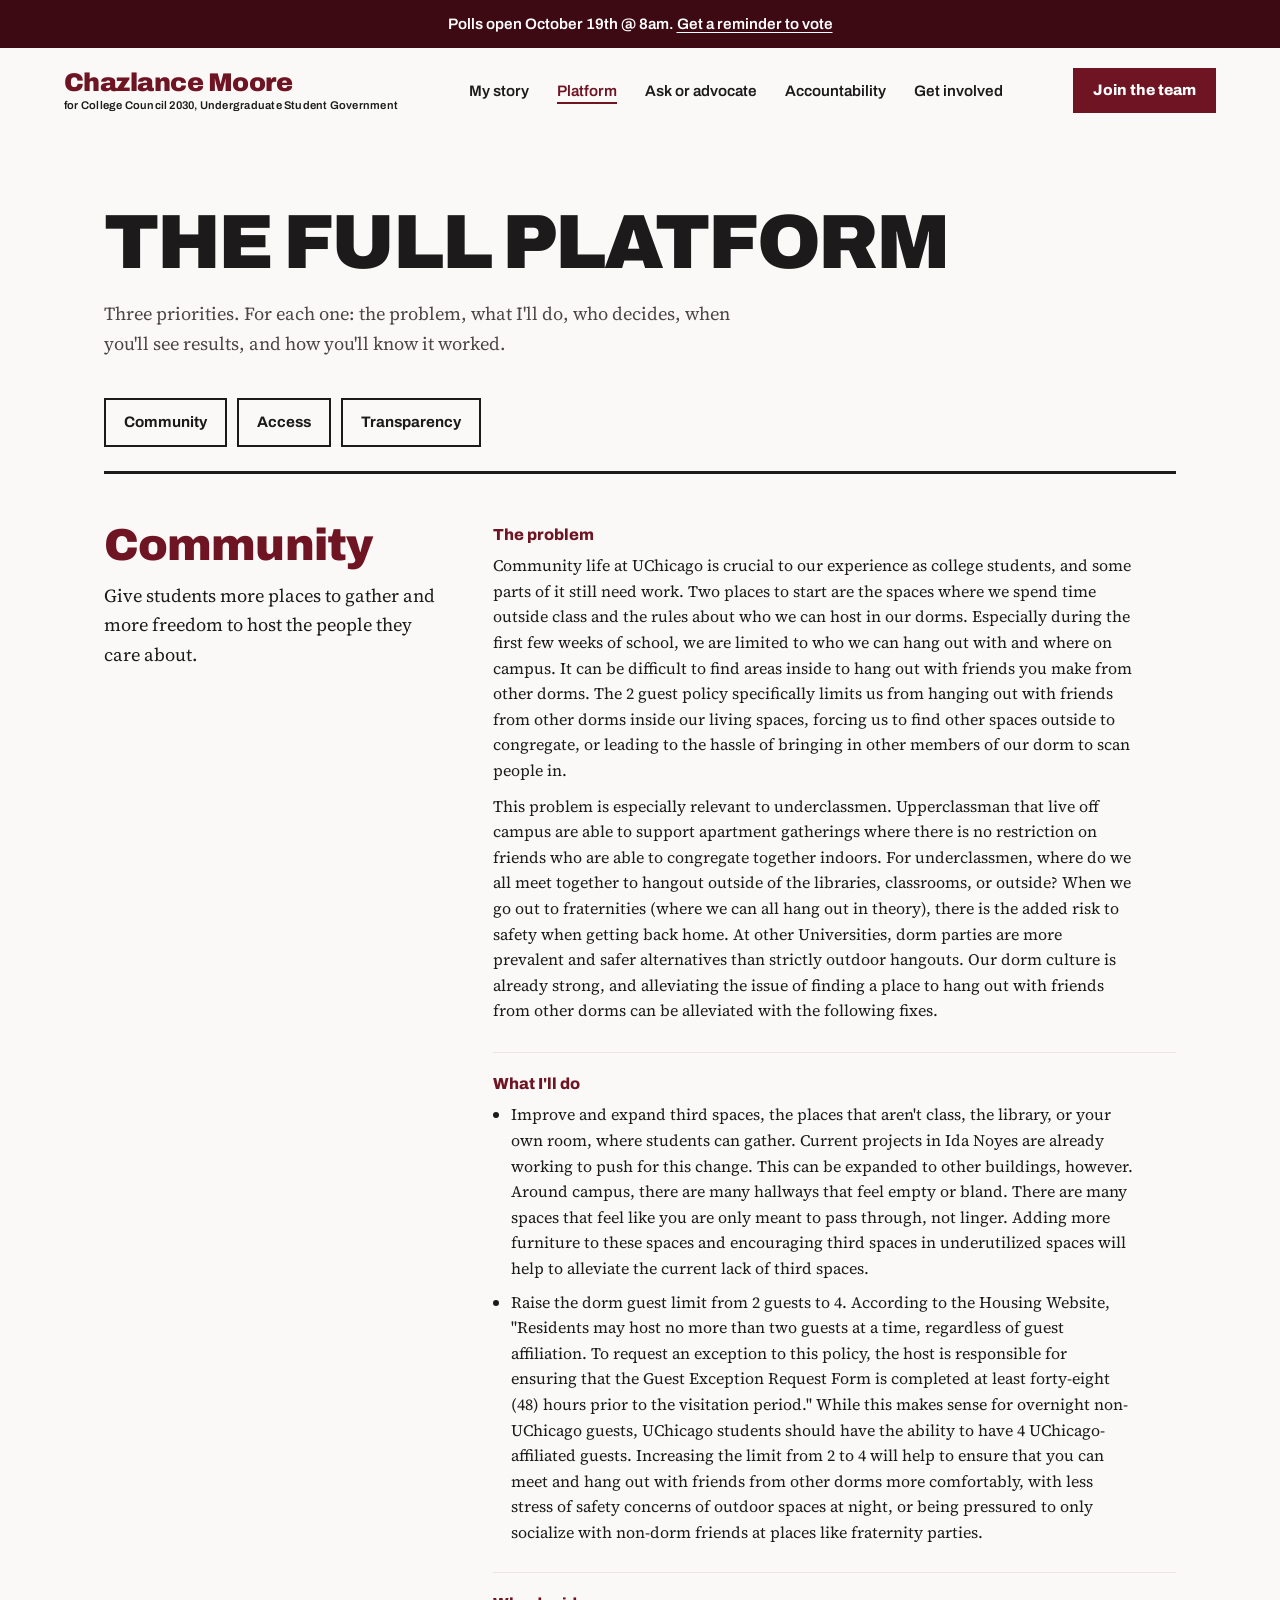
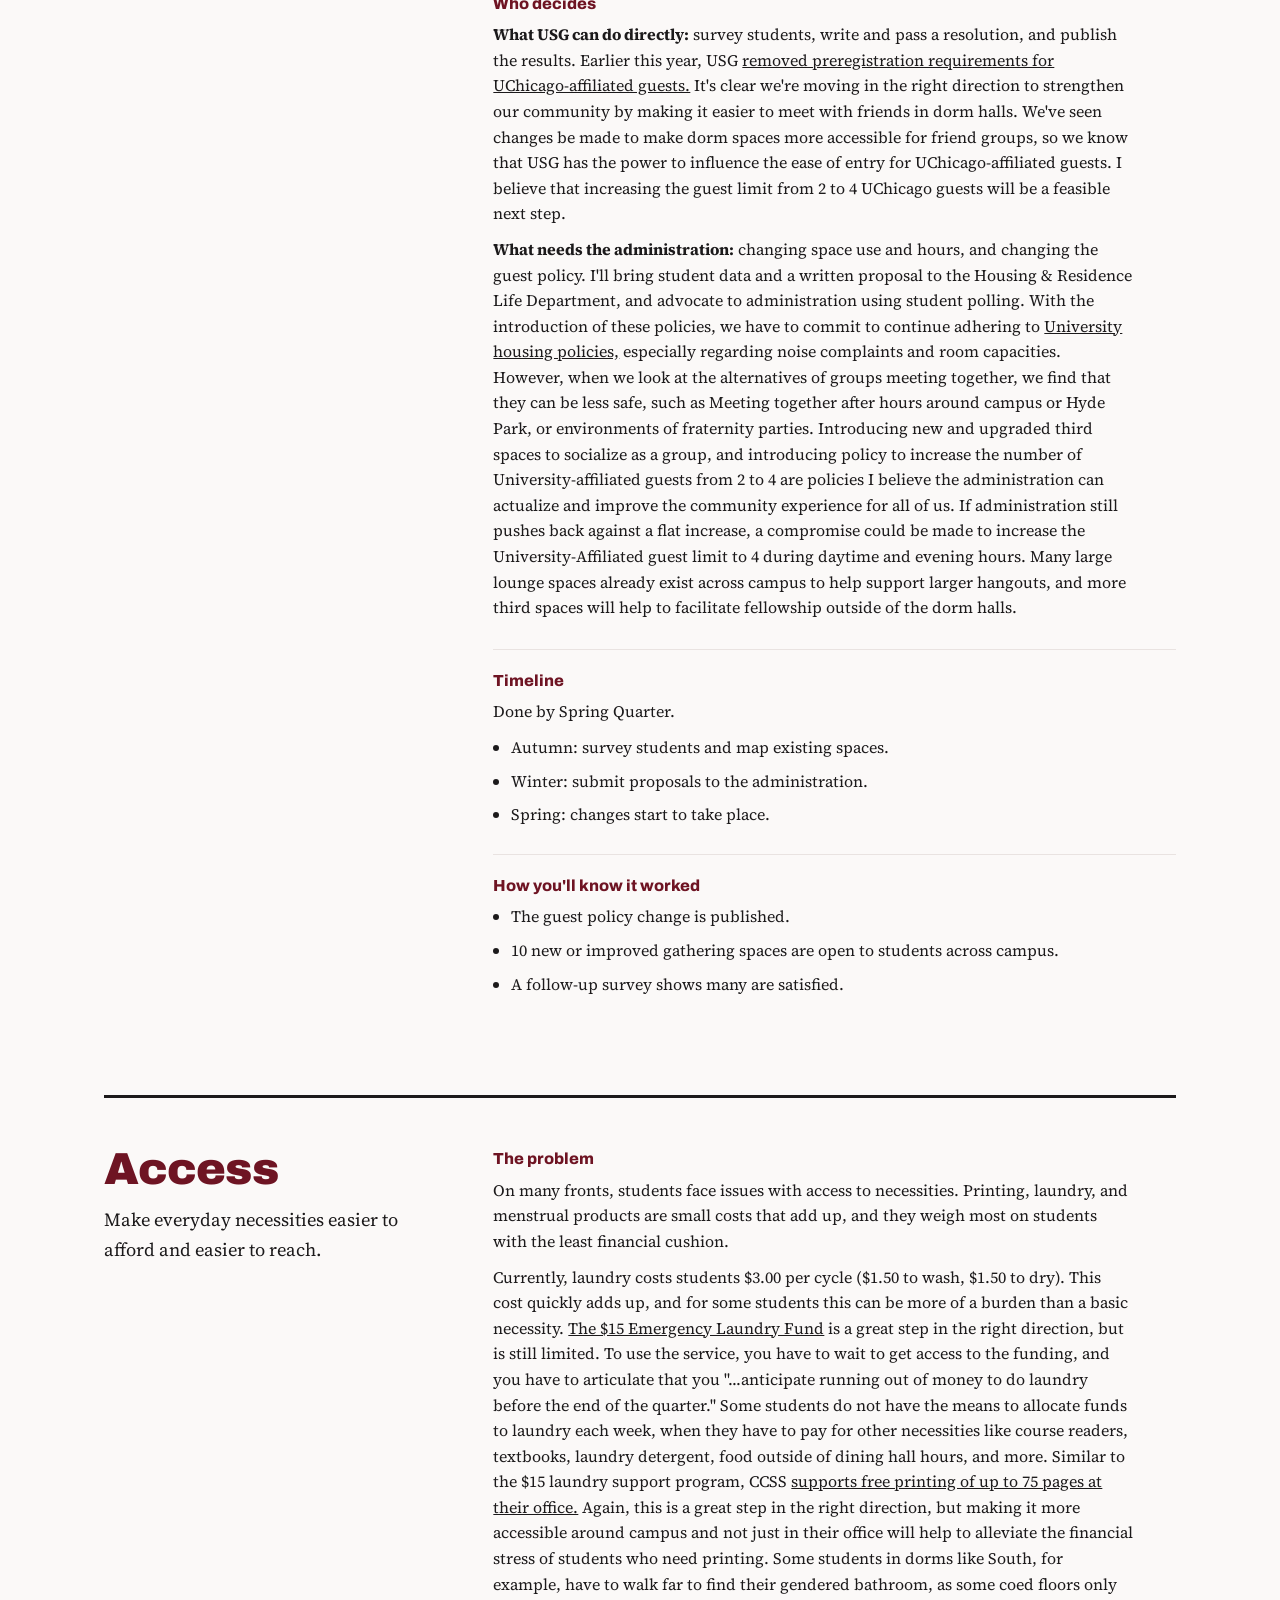
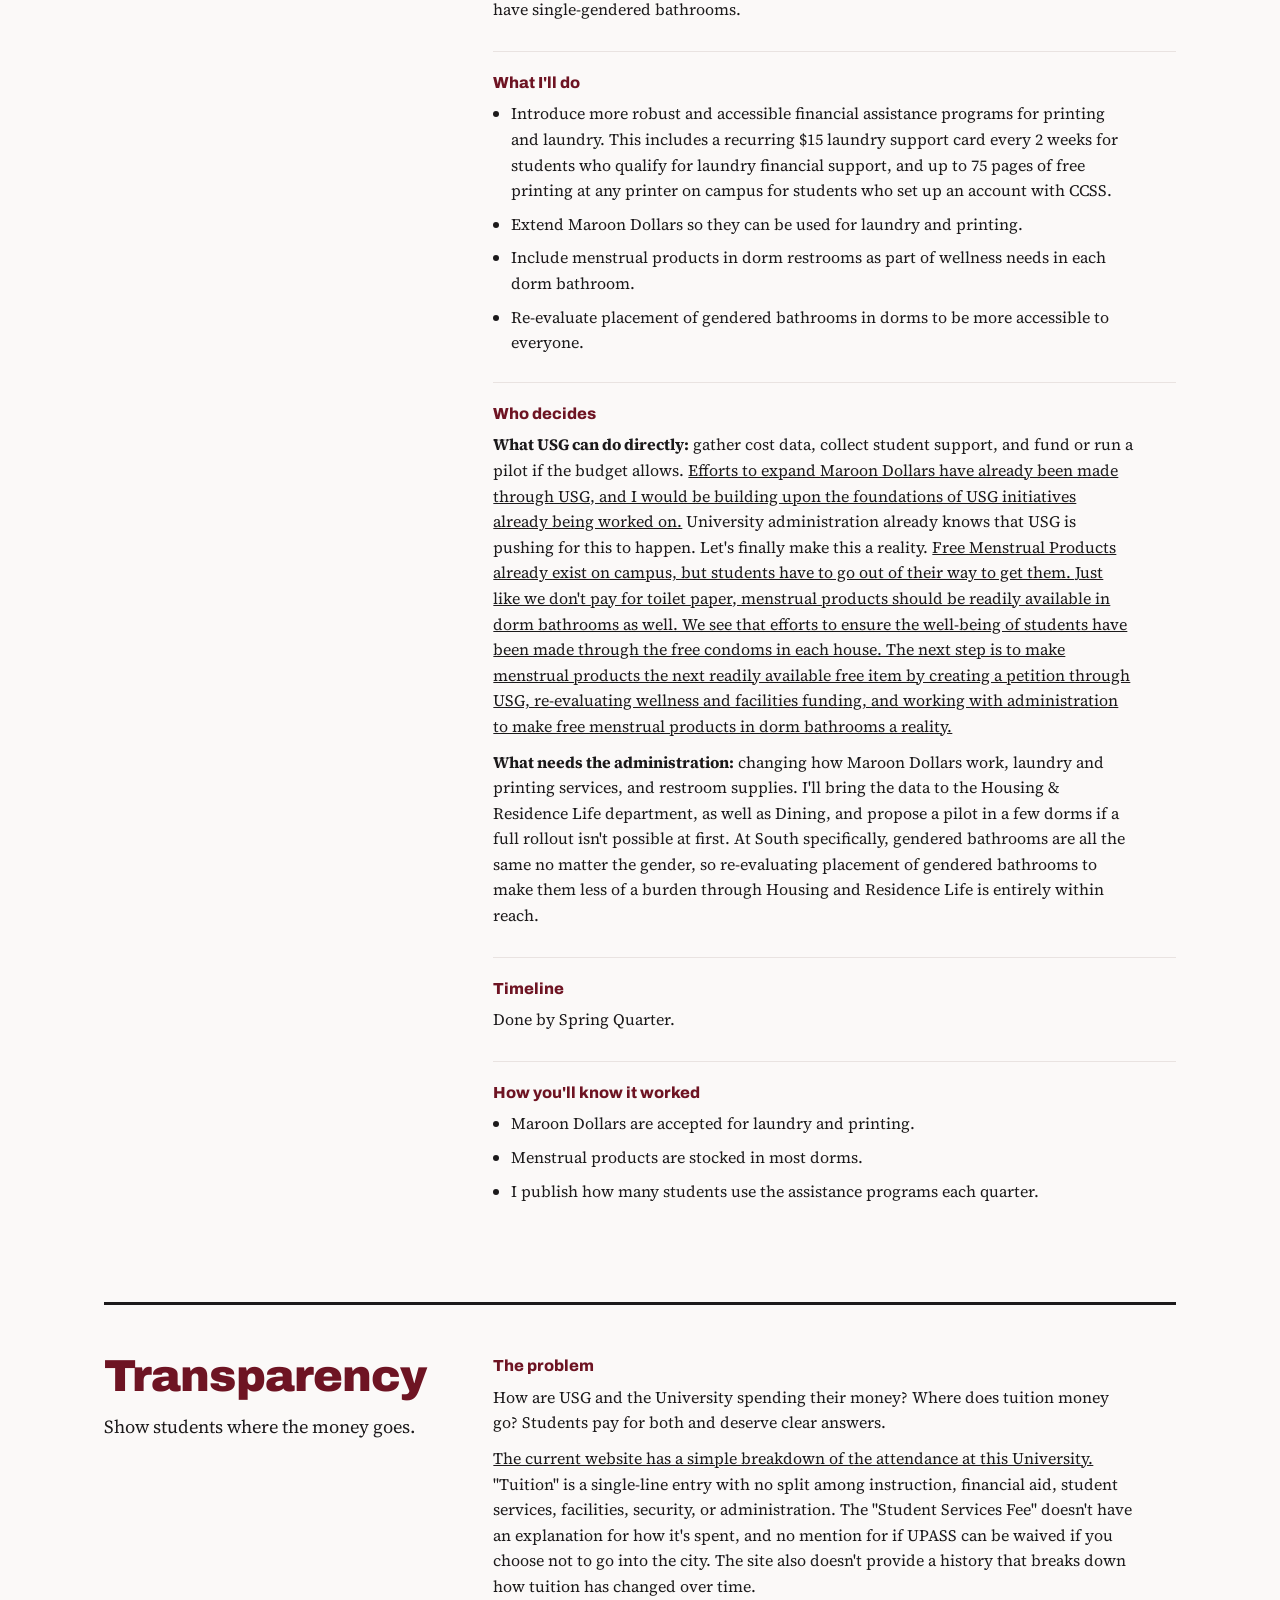
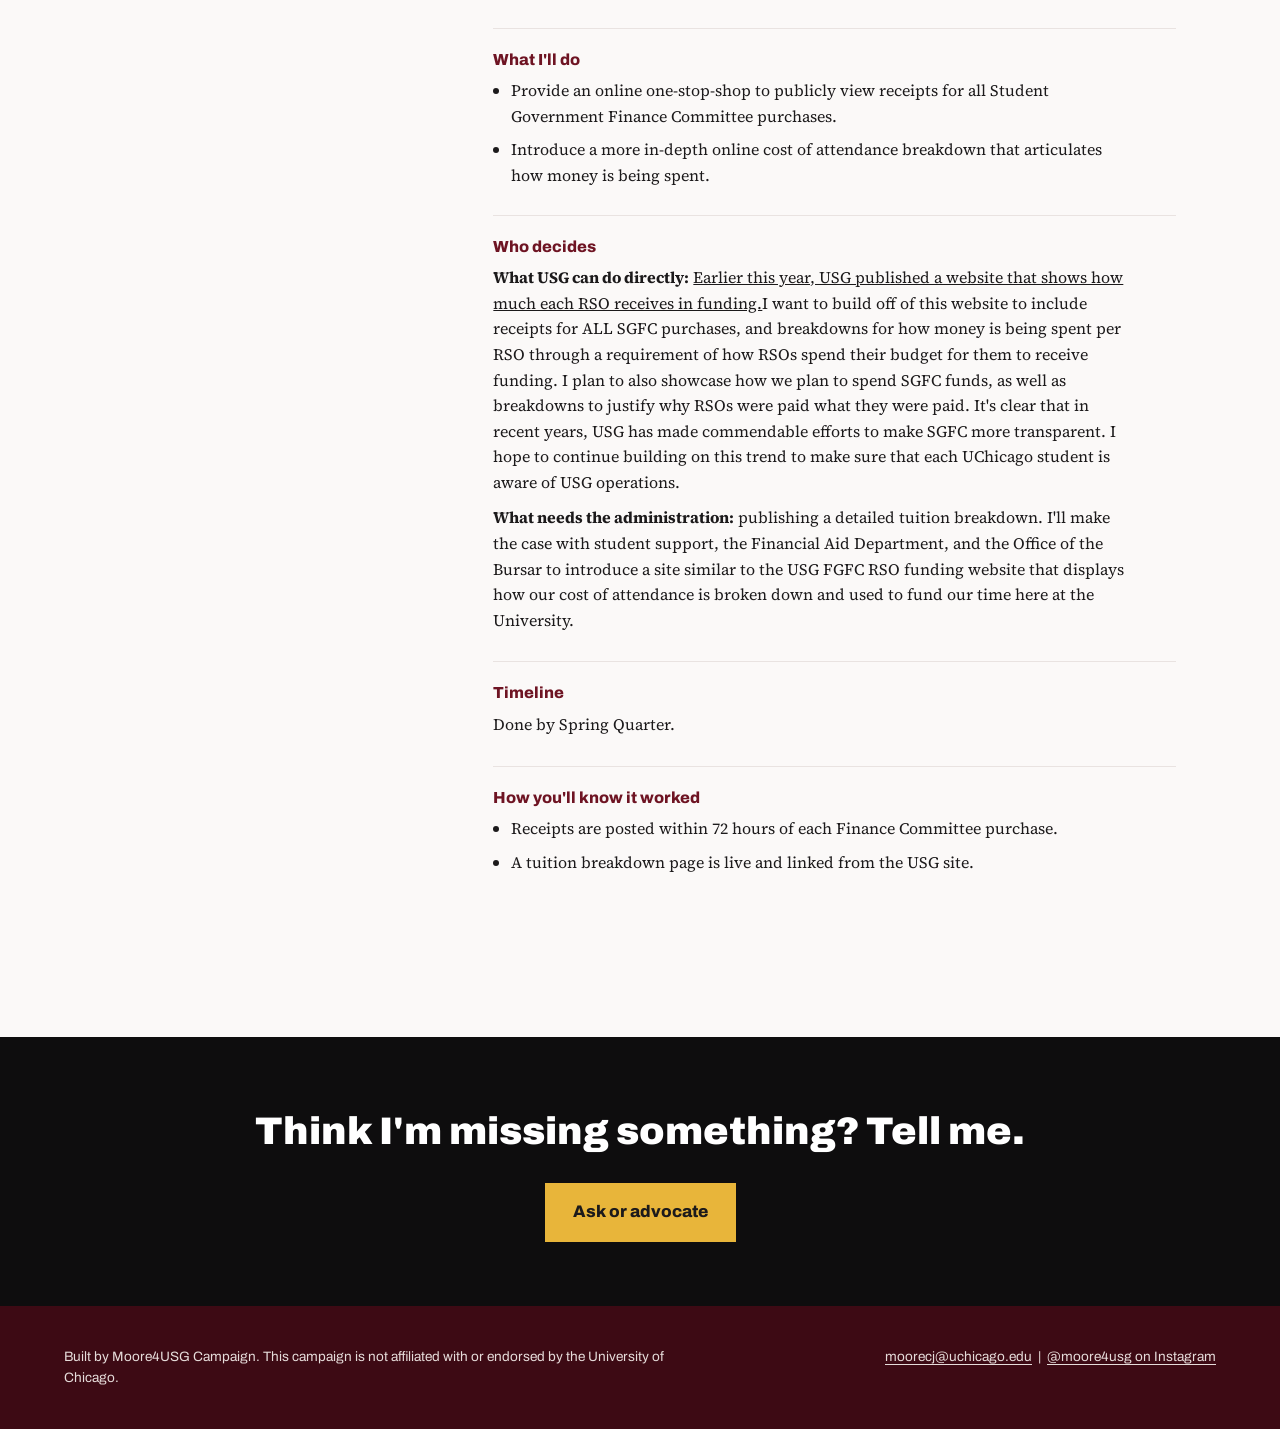
<file: platform.html>
<!DOCTYPE html>
<html lang="en">
<head>
<meta charset="UTF-8">
<meta name="viewport" content="width=device-width, initial-scale=1">
<title>Platform | Chazlance Moore for Undergraduate Student Government</title>
<link rel="preconnect" href="https://fonts.googleapis.com">
<link rel="preconnect" href="https://fonts.gstatic.com" crossorigin>
<link href="https://fonts.googleapis.com/css2?family=Archivo:wght@400;600;800;900&family=Source+Serif+4:opsz,wght@8..60,400;8..60,600&display=swap" rel="stylesheet">
<link rel="stylesheet" href="styles.css">
</head>
<body>

<div class="notice">
  Polls open October 19th @ 8am. <a href="index.html#join">Get a reminder to vote</a>
</div>

<header class="nav">
  <a class="brand" href="index.html">Chazlance Moore<small>for College Council 2030, Undergraduate Student Government</small></a>
  <nav aria-label="Main">
    <ul>
      <li><a href="story.html">My story</a></li>
      <li><a href="platform.html" aria-current="page">Platform</a></li>
      <li><a href="index.html#voice">Ask or advocate</a></li>
      <li><a href="index.html#accountability">Accountability</a></li>
      <li><a href="index.html#join">Get involved</a></li>
    </ul>
  </nav>
  <a class="nav-cta" href="index.html#join">Join the team</a>
</header>

<main>
  <section class="page-intro">
    <h1>The full platform</h1>
    <p>Three priorities. For each one: the problem, what I'll do, who decides, when you'll see results, and how you'll know it worked.</p>
  </section>

  <nav class="jump" aria-label="Jump to a priority">
    <a href="#community">Community</a>
    <a href="#access">Access</a>
    <a href="#transparency">Transparency</a>
  </nav>

  <div class="policies">

    <!-- ===== COMMUNITY ===== -->
    <section class="policy" id="community">
      <div class="policy-head">
        <h2>Community</h2>
        <p class="goal">Give students more places to gather and more freedom to host the people they care about.</p>
      </div>
      <dl class="policy-body">
        <div>
          <dt>The problem</dt>
          <dd>
            <p>Community life at UChicago is crucial to our experience as college students, and some parts of it still need work. Two places to start are the spaces where we spend time outside class and the rules about who we can host in our dorms. Especially during the first few weeks of school, we are limited to who we can hang out with and where on campus. It can be difficult to find areas inside to hang out with friends you make from other dorms. The 2 guest policy specifically limits us from hanging out with friends from other dorms inside our living spaces, forcing us to find other spaces outside to congregate, or leading to the hassle of bringing in other members of our dorm to scan people in.</p>
            <p>This problem is especially relevant to underclassmen. Upperclassman that live off campus are able to support apartment gatherings where there is no restriction on friends who are able to congregate together indoors. For underclassmen, where do we all meet together to hangout outside of the libraries, classrooms, or outside? When we go out to fraternities (where we can all hang out in theory), there is the added risk to safety when getting back home. At other Universities, dorm parties are more prevalent and safer alternatives than strictly outdoor hangouts. Our dorm culture is already strong, and alleviating the issue of finding a place to hang out with friends from other dorms can be alleviated with the following fixes.</p>
          </dd>
        </div>
        <div>
          <dt>What I'll do</dt>
          <dd>
            <ul>
              <li>Improve and expand third spaces, the places that aren't class, the library, or your own room, where students can gather. Current projects in Ida Noyes are already working to push for this change. This can be expanded to other buildings, however. Around campus, there are many hallways that feel empty or bland. There are many spaces that feel like you are only meant to pass through, not linger. Adding more furniture to these spaces and encouraging third spaces in underutilized spaces will help to alleviate the current lack of third spaces.</li>
              <li>Raise the dorm guest limit from 2 guests to 4. According to the Housing Website, "Residents may host no more than two guests at a time, regardless of guest affiliation. To request an exception to this policy, the host is responsible for ensuring that the Guest Exception Request Form is completed at least forty-eight (48) hours prior to the visitation period." While this makes sense for overnight non-UChicago guests, UChicago students should have the ability to have 4 UChicago-affiliated guests. Increasing the limit from 2 to 4 will help to ensure that you can meet and hang out with friends from other dorms more comfortably, with less stress of safety concerns of outdoor spaces at night, or being pressured to only socialize with non-dorm friends at places like fraternity parties.</li>
            </ul>
          </dd>
        </div>
        <div>
          <dt>Who decides</dt>
          <dd>
            <p><strong>What USG can do directly:</strong> survey students, write and pass a resolution, and publish the results. Earlier this year, USG <a href="https://chicagomaroon.com/51131/news/dorms-to-stop-requiring-preregistration-for-uchicago-affiliated-guests/"> removed preregistration requirements for UChicago-affiliated guests.</a> It's clear we're moving in the right direction to strengthen our community by making it easier to meet with friends in dorm halls. We've seen changes be made to make dorm spaces more accessible for friend groups, so we know that USG has the power to influence the ease of entry for UChicago-affiliated guests. I believe that increasing the guest limit from 2 to 4 UChicago guests will be a feasible next step.</p>
            <p><strong>What needs the administration:</strong> changing space use and hours, and changing the guest policy. I'll bring student data and a written proposal to the Housing & Residence Life Department, and advocate to administration using student polling. With the introduction of these policies, we have to commit to continue adhering to <a href="https://housing.uchicago.edu/residence-life/care-and-community-standards/i">University housing policies,</a> especially regarding noise complaints and room capacities. However, when we look at the alternatives of groups meeting together, we find that they can be less safe, such as Meeting together after hours around campus or Hyde Park, or environments of fraternity parties. Introducing new and upgraded third spaces to socialize as a group, and introducing policy to increase the number of University-affiliated guests from 2 to 4 are policies I believe the administration can actualize and improve the community experience for all of us. If administration still pushes back against a flat increase, a compromise could be made to increase the University-Affiliated guest limit to 4 during daytime and evening hours. Many large lounge spaces already exist across campus to help support larger hangouts, and more third spaces will help to facilitate fellowship outside of the dorm halls.</p>
          </dd>
        </div>
        <div>
          <dt>Timeline</dt>
          <dd>
            <p>Done by Spring Quarter.</p>
            <ul>
              <li>Autumn: survey students and map existing spaces.</li>
              <li>Winter: submit proposals to the administration.</li>
              <li>Spring: changes start to take place.</li>
            </ul>
          </dd>
        </div>
        <div>
          <dt>How you'll know it worked</dt>
          <dd>
            <ul>
              <li>The guest policy change is published.</li>
              <li>10 new or improved gathering spaces are open to students across campus.</li>
              <li>A follow-up survey shows many are satisfied.</li>
            </ul>
          </dd>
        </div>
      </dl>
    </section>

    <!-- ===== ACCESS ===== -->
    <section class="policy" id="access">
      <div class="policy-head">
        <h2>Access</h2>
        <p class="goal">Make everyday necessities easier to afford and easier to reach.</p>
      </div>
      <dl class="policy-body">
        <div>
          <dt>The problem</dt>
          <dd>
            <p>On many fronts, students face issues with access to necessities. Printing, laundry, and menstrual products are small costs that add up, and they weigh most on students with the least financial cushion.</p>
            <p>Currently, laundry costs students $3.00 per cycle ($1.50 to wash, $1.50 to dry). This cost quickly adds up, and for some students this can be more of a burden than a basic necessity. <a href="https://forms.cloud.microsoft/pages/responsepage.aspx?id=kiywgyZf7UieW2wvykao5oC7UUUg6VhKtjnXGBRkzrhUNjZEODk5S1FYQ0RFRktJOUlWSzlWR01JRCQlQCN0PWcu&route=shorturl">The $15 Emergency Laundry Fund</a> is a great step in the right direction, but is still limited. To use the service, you have to wait to get access to the funding, and you have to articulate that you "...anticipate running out of money to do laundry before the end of the quarter." Some students do not have the means to allocate funds to laundry each week, when they have to pay for other necessities like course readers, textbooks, laundry detergent, food outside of dining hall hours, and more. Similar to the $15 laundry support program, CCSS <a href="https://college.uchicago.edu/student-services/center-college-student-success">supports free printing of up to 75 pages at their office.</a> Again, this is a great step in the right direction, but making it more accessible around campus and not just in their office will help to alleviate the financial stress of students who need printing. Some students in dorms like South, for example, have to walk far to find their gendered bathroom, as some coed floors only have single-gendered bathrooms.</p>
          </dd>
        </div>
        <div>
          <dt>What I'll do</dt>
          <dd>
            <ul>
              <li>Introduce more robust and accessible financial assistance programs for printing and laundry. This includes a recurring $15 laundry support card every 2 weeks for students who qualify for laundry financial support, and up to 75 pages of free printing at any printer on campus for students who set up an account with CCSS.</li>
              <li>Extend Maroon Dollars so they can be used for laundry and printing.</li>
              <li>Include menstrual products in dorm restrooms as part of wellness needs in each dorm bathroom.</li>
              <li>Re-evaluate placement of gendered bathrooms in dorms to be more accessible to everyone.</li>
            </ul>
          </dd>
        </div>
        <div>
          <dt>Who decides</dt>
          <dd>
            <p><strong>What USG can do directly:</strong> gather cost data, collect student support, and fund or run a pilot if the budget allows. <a href="https://chicagomaroon.com/50509/news/usg-passes-resolution-supporting-maroon-dollar-laundry-payment-option/">Efforts to expand Maroon Dollars have already been made through USG, and I would be building upon the foundations of USG initiatives already being worked on.</a> University administration already knows that USG is pushing for this to happen. Let's finally make this a reality.  <a href="https://wellness.uchicago.edu/healthy-living/wellness-programming/menstrual-hygiene-products-at-uchicago/">Free Menstrual Products already exist on campus, but students have to go out of their way to get them. Just like we don't pay for toilet paper, menstrual products should be readily available in dorm bathrooms as well. We see that efforts to ensure the well-being of students have been made through the free condoms in each house. The next step is to make menstrual products the next readily available free item by creating a petition through USG, re-evaluating wellness and facilities funding, and working with administration to make free menstrual products in dorm bathrooms a reality.</a></p>
            <p><strong>What needs the administration:</strong> changing how Maroon Dollars work, laundry and printing services, and restroom supplies. I'll bring the data to the Housing & Residence Life department, as well as Dining, and propose a pilot in a few dorms if a full rollout isn't possible at first. At South specifically, gendered bathrooms are all the same no matter the gender, so re-evaluating placement of gendered bathrooms to make them less of a burden through Housing and Residence Life is entirely within reach.</p>
          </dd>
        </div>
        <div>
          <dt>Timeline</dt>
          <dd><p>Done by Spring Quarter.</p></dd>
        </div>
        <div>
          <dt>How you'll know it worked</dt>
          <dd>
            <ul>
              <li>Maroon Dollars are accepted for laundry and printing.</li>
              <li>Menstrual products are stocked in most dorms.</li>
              <li>I publish how many students use the assistance programs each quarter.</li>
            </ul>
          </dd>
        </div>
      </dl>
    </section>

    <!-- ===== TRANSPARENCY ===== -->
    <section class="policy" id="transparency">
      <div class="policy-head">
        <h2>Transparency</h2>
        <p class="goal">Show students where the money goes.</p>
      </div>
      <dl class="policy-body">
        <div>
          <dt>The problem</dt>
          <dd>
            <p>How are USG and the University spending their money? Where does tuition money go? Students pay for both and deserve clear answers.</p>
            <p><a href="https://financialaid.uchicago.edu/undergraduate/how-aid-works/undergraduate-costs/">The current website has a simple breakdown of the attendance at this University.</a> "Tuition" is a single-line entry with no split among instruction, financial aid, student services, facilities, security, or administration. The "Student Services Fee" doesn't have an explanation for how it's spent, and no mention for if UPASS can be waived if you choose not to go into the city. The site also doesn't provide a history that breaks down how tuition has changed over time.</p>
          </dd>
        </div>
        <div>
          <dt>What I'll do</dt>
          <dd>
            <ul>
              <li>Provide an online one-stop-shop to publicly view receipts for all Student Government Finance Committee purchases.</li>
              <li>Introduce a more in-depth online cost of attendance breakdown that articulates how money is being spent.</li>
            </ul>
          </dd>
        </div>
        <div>
          <dt>Who decides</dt>
          <dd>
            <p><strong>What USG can do directly:</strong> <a href="https://www.uchicagousg.org/">Earlier this year, USG published a website that shows how much each RSO receives in funding.</a>I want to build off of this website to include receipts for ALL SGFC purchases, and breakdowns for how money is being spent per RSO through a requirement of how RSOs spend their budget for them to receive funding. I plan to also showcase how we plan to spend SGFC funds, as well as breakdowns to justify why RSOs were paid what they were paid. It's clear that in recent years, USG has made commendable efforts to make SGFC more transparent. I hope to continue building on this trend to make sure that each UChicago student is aware of USG operations.</p>
            <p><strong>What needs the administration:</strong> publishing a detailed tuition breakdown. I'll make the case with student support, the Financial Aid Department, and the Office of the Bursar to introduce a site similar to the USG FGFC RSO funding website that displays how our cost of attendance is broken down and used to fund our time here at the University.</p>
          </dd>
        </div>
        <div>
          <dt>Timeline</dt>
          <dd><p>Done by Spring Quarter.</p></dd>
        </div>
        <div>
          <dt>How you'll know it worked</dt>
          <dd>
            <ul>
              <li>Receipts are posted within 72 hours of each Finance Committee purchase.</li>
              <li>A tuition breakdown page is live and linked from the USG site.</li>
            </ul>
          </dd>
        </div>
      </dl>
    </section>

  </div>

  <section class="cta-band">
    <h2>Think I'm missing something? Tell me.</h2>
    <a class="btn btn-gold" href="index.html#voice">Ask or advocate</a>
  </section>
</main>

<footer>
  <p>Built by Moore4USG Campaign. This campaign is not affiliated with or endorsed by the University of Chicago.</p>
  <p>
    <a href="mailto:moorecj@uchicago.edu">moorecj@uchicago.edu</a> &nbsp;|&nbsp;
    <a href="https://www.instagram.com/moore4usg/" target="_blank" rel="noopener">@moore4usg on Instagram</a>
  </p>
</footer>

</body>
</html>
</file>
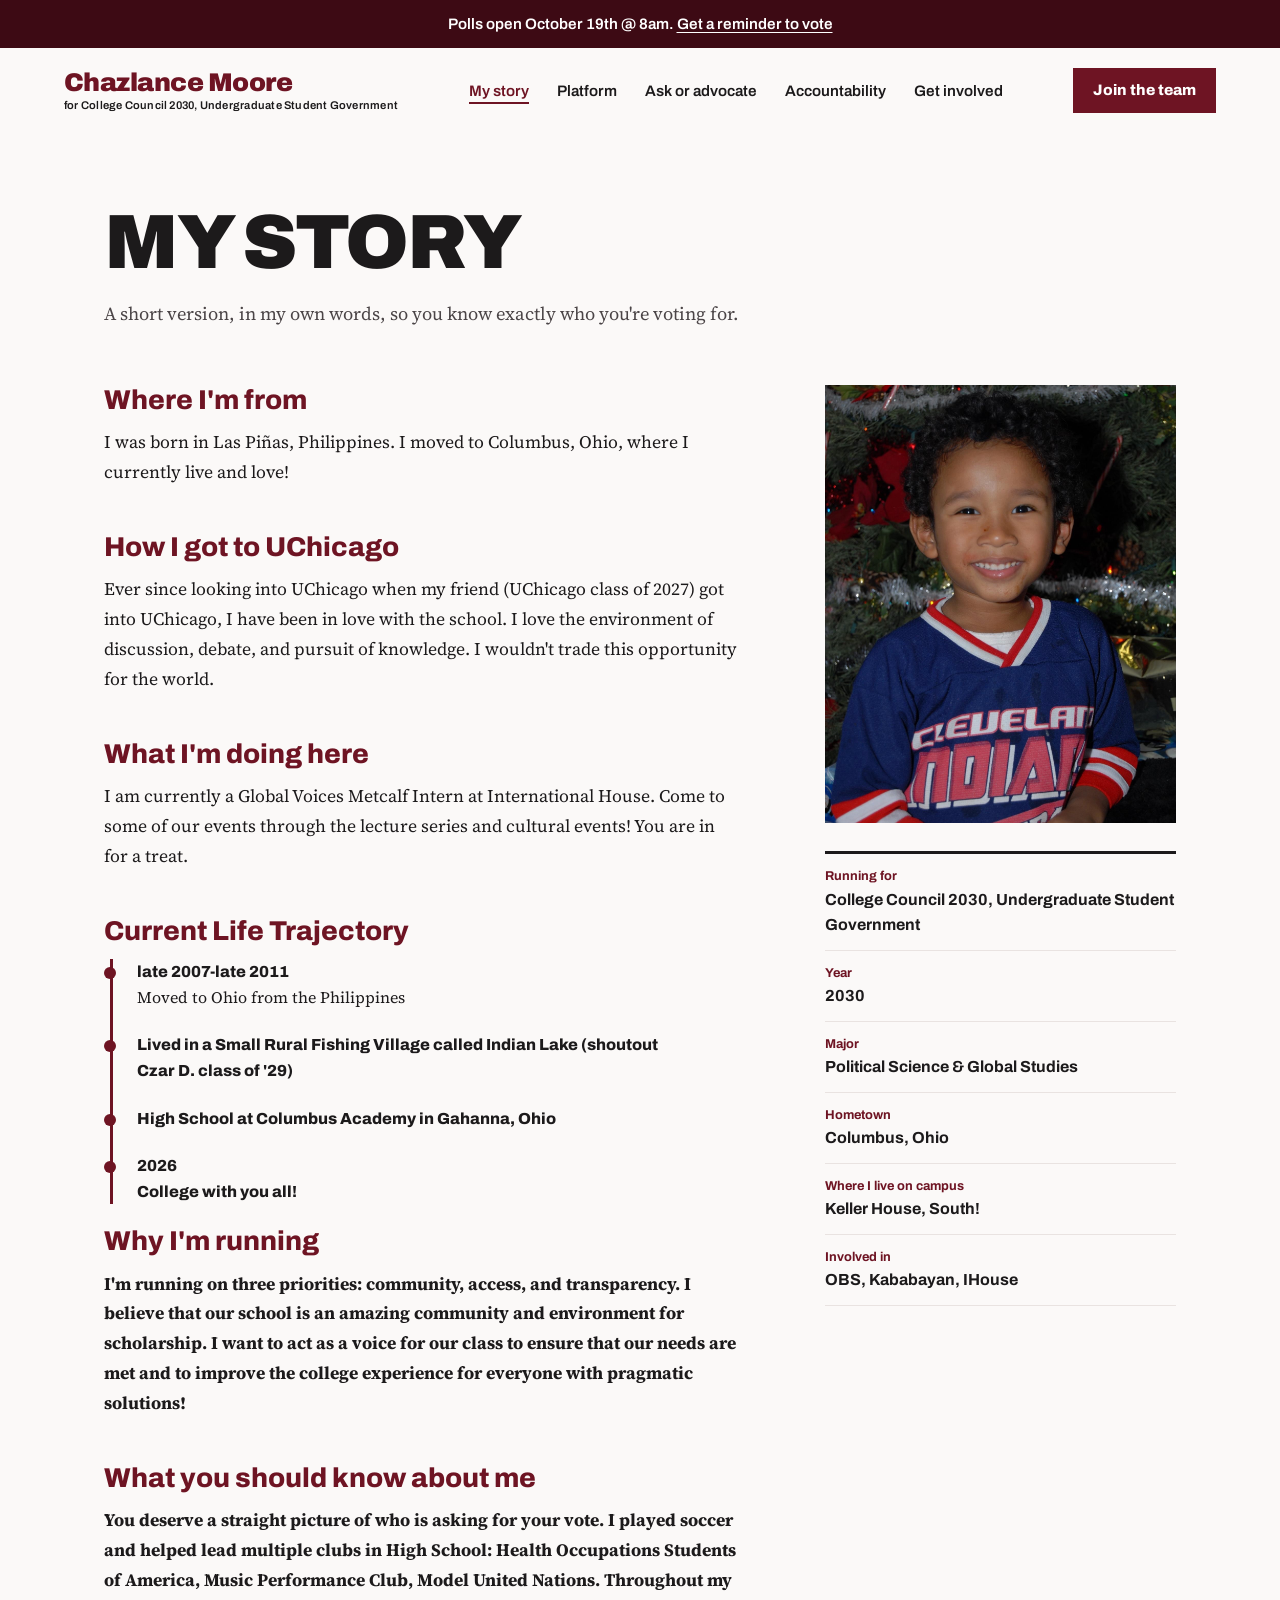
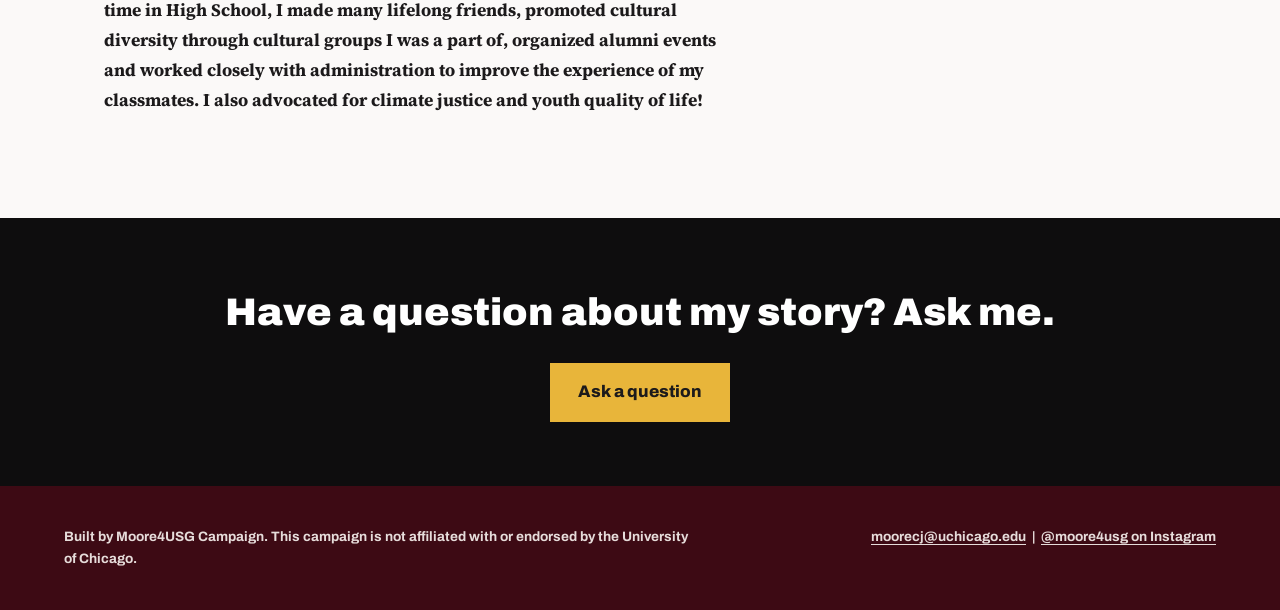
<file: story.html>
<!DOCTYPE html>
<html lang="en">
<head>
<meta charset="UTF-8">
<meta name="viewport" content="width=device-width, initial-scale=1">
<title>My story | Chazlance Moore for Undergraduate Student Government</title>
<link rel="preconnect" href="https://fonts.googleapis.com">
<link rel="preconnect" href="https://fonts.gstatic.com" crossorigin>
<link href="https://fonts.googleapis.com/css2?family=Archivo:wght@400;600;800;900&family=Source+Serif+4:opsz,wght@8..60,400;8..60,600&display=swap" rel="stylesheet">
<link rel="stylesheet" href="styles.css">
</head>
<body>

<div class="notice">
  Polls open October 19th @ 8am. <a href="index.html#join">Get a reminder to vote</a>
</div>

<header class="nav">
  <a class="brand" href="index.html">Chazlance Moore<small>for College Council 2030, Undergraduate Student Government</small></a>
  <nav aria-label="Main">
    <ul>
      <li><a href="story.html" aria-current="page">My story</a></li>
      <li><a href="platform.html">Platform</a></li>
      <li><a href="index.html#voice">Ask or advocate</a></li>
      <li><a href="index.html#accountability">Accountability</a></li>
      <li><a href="index.html#join">Get involved</a></li>
    </ul>
  </nav>
  <a class="nav-cta" href="index.html#join">Join the team</a>
</header>

<main>
  <section class="page-intro">
    <h1>My story</h1>
    <p>A short version, in my own words, so you know exactly who you're voting for.</p>
  </section>

  <div class="story">
    <div class="story-main">

      <h2>Where I'm from</h2>
      <p> I was born in Las Piñas, Philippines. I moved to Columbus, Ohio, where I currently live and love!</p>

      <h2>How I got to UChicago</h2>
      <p>Ever since looking into UChicago when my friend (UChicago class of 2027) got into UChicago, I have been in love with the school. I love the environment of discussion, debate, and pursuit of knowledge. I wouldn't trade this opportunity for the world.</p>

      <h2>What I'm doing here</h2>
      <p>I am currently a Global Voices Metcalf Intern at International House. Come to some of our events through the lecture series and cultural events! You are in for a treat.</p>
      
      <h2>Current Life Trajectory</h2>
      <ol class="timeline">
        <li><strong>late 2007-late 2011</strong>Moved to Ohio from the Philippines</li>
        <li><strong>Lived in a Small Rural Fishing Village called Indian Lake (shoutout Czar D. class of '29)</li>
        <li><strong>High School at Columbus Academy in Gahanna, Ohio</li>
        <li><strong>2026</strong>College with you all!</li>
      </ol>

      <h2>Why I'm running</h2>
      <p>I'm running on three priorities: community, access, and transparency. I believe that our school is an amazing community and environment for scholarship. I want to act as a voice for our class to ensure that our needs are met and to improve the college experience for everyone with pragmatic solutions!</p>

      <h2>What you should know about me</h2>
      <p>You deserve a straight picture of who is asking for your vote. I played soccer and helped lead multiple clubs in High School: Health Occupations Students of America, Music Performance Club, Model United Nations. Throughout my time in High School, I made many lifelong friends, promoted cultural diversity through cultural groups I was a part of, organized alumni events and worked closely with administration to improve the experience of my classmates. I also advocated for climate justice and youth quality of life!</p>

    </div>

    <aside class="story-side" aria-label="Quick facts">
      <div class="portrait">
        <span>Your photo here</span>
        <img src="images/baby.jpeg" alt="Chazlance Moore"
             onload="this.parentElement.querySelector('span').style.display='none'"
             onerror="this.style.display='none'">
      </div>
      <dl class="facts">
        <div><dt>Running for</dt><dd>College Council 2030, Undergraduate Student Government</dd></div>
        <div><dt>Year</dt><dd>2030</dd></div>
        <div><dt>Major</dt><dd>Political Science & Global Studies</dd></div>
        <div><dt>Hometown</dt><dd>Columbus, Ohio</dd></div>
        <div><dt>Where I live on campus</dt><dd>Keller House, South!</dd></div>
        <div><dt>Involved in</dt><dd>OBS, Kababayan, IHouse</dd></div>
      </dl>
    </aside>
  </div>

  <section class="cta-band">
    <h2>Have a question about my story? Ask me.</h2>
    <a class="btn btn-gold" href="index.html#voice">Ask a question</a>
  </section>
</main>

<footer>
  <p>Built by Moore4USG Campaign. This campaign is not affiliated with or endorsed by the University of Chicago.</p>
  <p>
    <a href="mailto:moorecj@uchicago.edu">moorecj@uchicago.edu</a> &nbsp;|&nbsp;
    <a href="https://www.instagram.com/moore4usg/" target="_blank" rel="noopener">@moore4usg on Instagram</a>
  </p>
</footer>

</body>
</html>
</file>
<file: styles.css>
/* ===== Shared styles for index.html, story.html, platform.html ===== */
:root {
  --maroon: #6e1423;
  --maroon-deep: #3d0a14;
  --ink: #1c1a1b;
  --paper: #fbf9f8;
  --stone: #e9e3e1;
  --gold: #e8b53a;
  --sky: #9ec4dc;
}
* { box-sizing: border-box; margin: 0; padding: 0; }
html { scroll-behavior: smooth; }
body {
  font-family: "Source Serif 4", Georgia, serif;
  color: var(--ink);
  background: var(--paper);
  line-height: 1.6;
}
a { color: inherit; }
:focus-visible { outline: 3px solid var(--gold); outline-offset: 3px; }
[hidden] { display: none !important; }

/* Placeholder text to replace before publishing. Search your files for class="todo". */
.todo { background: #fff2c2; outline: 1px dashed #c9a227; padding: 0 3px; }

/* ---------- Announcement bar ---------- */
.notice {
  background: var(--maroon-deep);
  color: #fff;
  text-align: center;
  padding: 12px 20px;
  font-family: "Archivo", sans-serif;
  font-weight: 600;
  font-size: 0.95rem;
}
.notice a { text-decoration: underline; text-underline-offset: 3px; }

/* ---------- Nav ---------- */
header.nav {
  display: flex;
  align-items: center;
  justify-content: space-between;
  gap: 24px;
  padding: 20px 5vw;
  font-family: "Archivo", sans-serif;
}
.brand {
  font-weight: 900;
  font-size: 1.6rem;
  letter-spacing: -0.02em;
  color: var(--maroon);
  text-decoration: none;
  line-height: 1;
}
.brand small {
  display: block;
  font-size: 0.7rem;
  font-weight: 600;
  letter-spacing: 0.02em;
  color: var(--ink);
  margin-top: 4px;
}
nav ul { display: flex; gap: 28px; list-style: none; }
nav a { text-decoration: none; font-weight: 600; font-size: 0.95rem; padding-bottom: 3px; border-bottom: 2px solid transparent; }
nav a:hover { color: var(--maroon); }
nav a[aria-current="page"] { color: var(--maroon); border-bottom-color: var(--maroon); }
.nav-cta {
  background: var(--maroon);
  color: #fff;
  padding: 10px 20px;
  font-weight: 800;
  text-decoration: none;
  font-size: 0.95rem;
}
.nav-cta:hover { background: var(--maroon-deep); }

/* ---------- Buttons and links ---------- */
.btn {
  display: inline-block;
  background: var(--maroon);
  color: #fff;
  padding: 16px 28px;
  font-family: "Archivo", sans-serif;
  font-weight: 800;
  font-size: 1.05rem;
  text-decoration: none;
}
.btn:hover { background: var(--maroon-deep); }
.btn-gold { background: var(--gold); color: var(--ink); }
.btn-gold:hover { background: #f3c85e; }
.text-link {
  display: inline-block;
  margin-top: 14px;
  font-family: "Archivo", sans-serif;
  font-weight: 800;
  color: var(--maroon);
  text-underline-offset: 4px;
}
.text-link:hover { color: var(--maroon-deep); }

/* ---------- Hero (home) ---------- */
.hero {
  position: relative;
  display: grid;
  grid-template-columns: 1.1fr 0.9fr;
  align-items: end;
  min-height: 560px;
  padding: 0 5vw;
  overflow: hidden;
  background: linear-gradient(180deg, #fff 0%, var(--paper) 100%);
}
.hero h1 {
  font-family: "Archivo", sans-serif;
  font-weight: 900;
  font-size: clamp(3rem, 7.2vw, 6.6rem);
  line-height: 0.95;
  letter-spacing: -0.03em;
  text-transform: uppercase;
  padding: 60px 0 80px;
  align-self: center;
}
.hero h1 span { display: block; color: var(--ink); }
.hero h1 span.alt { color: var(--maroon); }
.photo {
  position: relative;
  align-self: stretch;
  display: flex;
  align-items: flex-end;
  justify-content: center;
}
.photo-placeholder {
  width: min(100%, 420px);
  height: 92%;
  background:
    radial-gradient(circle at 50% 22%, #d8cfcc 0 17%, transparent 17.5%),
    radial-gradient(ellipse at 50% 100%, #d8cfcc 0 46%, transparent 46.5%);
  display: grid;
  place-items: end center;
  padding-bottom: 18px;
  font-family: "Archivo", sans-serif;
  font-size: 0.8rem;
  color: #7a706d;
}
.photo img { width: min(100%, 520px); max-height: 640px; object-fit: contain; object-position: bottom; display: block; position: relative; z-index: 1; }

/* ---------- Action strip ---------- */
.strip {
  display: flex;
  flex-wrap: wrap;
  align-items: stretch;
  gap: 10px;
  padding: 0 5vw 28px;
  margin-top: -36px;
  position: relative;
  z-index: 2;
  font-family: "Archivo", sans-serif;
}
.strip .label {
  font-weight: 900;
  font-size: 1.5rem;
  line-height: 1;
  color: var(--maroon);
  text-transform: uppercase;
  align-self: center;
  margin-right: 6px;
}
.strip a {
  flex: 1 1 140px;
  background: var(--maroon);
  color: #fff;
  text-align: center;
  padding: 18px 12px;
  font-weight: 800;
  font-size: 1.15rem;
  text-decoration: none;
}
.strip a:hover { background: var(--maroon-deep); }

/* ---------- Signup panel ---------- */
.signup {
  display: grid;
  grid-template-columns: 1.15fr 0.85fr;
  background: #0e0d0e;
  color: #fff;
}
.signup .copy { padding: 72px 5vw; }
.signup blockquote {
  font-family: "Archivo", sans-serif;
  font-weight: 600;
  font-size: clamp(1.3rem, 2.4vw, 2rem);
  line-height: 1.3;
  max-width: 30em;
  position: relative;
  padding-top: 56px;
}
.signup blockquote::before {
  content: "\201C";
  position: absolute;
  top: -20px;
  left: -6px;
  font-size: 8rem;
  line-height: 1;
  color: var(--maroon);
  font-family: Georgia, serif;
}
.signup h2 {
  font-family: "Archivo", sans-serif;
  font-weight: 600;
  font-size: clamp(1.1rem, 1.8vw, 1.5rem);
  color: var(--sky);
  margin: 32px 0 24px;
  max-width: 24em;
}
#signup-form {
  display: grid;
  grid-template-columns: 2fr 1fr;
  gap: 14px 16px;
  max-width: 640px;
  font-family: "Archivo", sans-serif;
}
.field { display: flex; flex-direction: column; gap: 6px; }
.field label { font-size: 0.85rem; font-weight: 600; }
.field input, .field select {
  padding: 14px;
  border: 0;
  font: inherit;
  font-size: 1rem;
  background: #fff;
  color: var(--ink);
  border-radius: 0;
}
.submit-row { grid-column: 1 / -1; display: grid; grid-template-columns: 2fr 1fr; gap: 16px; align-items: end; }
button.join {
  padding: 15px;
  border: 0;
  background: var(--gold);
  color: var(--ink);
  font: inherit;
  font-weight: 900;
  font-size: 1.05rem;
  cursor: pointer;
}
button.join:hover { background: #f3c85e; }
button.join:disabled { opacity: 0.6; cursor: wait; }
.fine { grid-column: 1 / -1; font-size: 0.75rem; color: #b9b2b0; line-height: 1.5; }
#signup-error { grid-column: 1 / -1; display: none; color: #ff9d9d; font-weight: 600; font-size: 0.9rem; }
#thanks {
  display: none;
  font-family: "Archivo", sans-serif;
  font-weight: 800;
  font-size: 1.4rem;
  color: var(--gold);
  padding: 20px 0;
}
.stage {
  position: relative;
  overflow: hidden;
  background: radial-gradient(circle at 70% 30%, #5a1a28 0%, #1a0b0f 60%);
  display: grid;
  place-items: center;
  color: #8c7f7c;
  font-family: "Archivo", sans-serif;
  font-size: 0.85rem;
  min-height: 320px;
}
.stage img { position: absolute; inset: 0; width: 100%; height: 100%; object-fit: cover; }
.signup .stage::after { content: ""; position: absolute; inset: 0; background: linear-gradient(90deg, #0e0d0e 0%, rgba(14,13,14,0) 15%); z-index: 1; pointer-events: none; }

/* ---------- Platform summary (home) ---------- */
.pillars { padding: 88px 5vw; max-width: 1200px; margin: 0 auto; }
.pillars h2, .accountability h2, .voice h2, .letter-section h2 {
  font-family: "Archivo", sans-serif;
  font-weight: 900;
  font-size: clamp(2rem, 4vw, 3.2rem);
  letter-spacing: -0.02em;
  line-height: 1.05;
  margin-bottom: 12px;
}
.pillars > p.sub { max-width: 38em; margin-bottom: 48px; color: #4b4547; }
.pillar-list { display: grid; border-top: 3px solid var(--ink); }
.pillar {
  display: grid;
  grid-template-columns: 1fr 2fr;
  gap: 32px;
  padding: 32px 0;
  border-bottom: 1px solid var(--stone);
}
.pillar h3 { font-family: "Archivo", sans-serif; font-weight: 800; font-size: 1.6rem; line-height: 1.15; color: var(--maroon); }
.pillar p { max-width: 40em; }
.pillar ul { margin: 12px 0 0 1.1em; }
.pillar li { margin-bottom: 4px; }
.pillars .more { margin-top: 36px; }

/* ---------- Ask / advocate (embedded form) ---------- */
.voice { padding: 88px 5vw; max-width: 1200px; margin: 0 auto; display: grid; grid-template-columns: 1fr 1.3fr; gap: 56px; align-items: start; }
.voice .intro p { max-width: 30em; color: #4b4547; margin-bottom: 14px; }
.ms-form iframe { width: 100%; height: 760px; border: 2px solid var(--ink); background: #fff; display: block; }
.ms-form .fallback { font-family: "Archivo", sans-serif; font-size: 0.9rem; margin-top: 10px; }

/* ---------- Accountability ---------- */
.accountability { background: var(--stone); padding: 80px 5vw; }
.accountability .inner { max-width: 1200px; margin: 0 auto; }
.steps { display: grid; grid-template-columns: repeat(3, 1fr); gap: 32px; margin-top: 36px; }
.steps div { border-top: 3px solid var(--maroon); padding-top: 16px; }
.steps h3 { font-family: "Archivo", sans-serif; font-weight: 800; margin-bottom: 6px; }

/* ---------- Letter to the class ---------- */
.letter-section { padding: 88px 5vw; }
.letter-section .inner { max-width: 860px; margin: 0 auto; }
.letter-section .sub { color: #4b4547; margin-bottom: 36px; max-width: 34em; }
figure.letter { background: #fff; box-shadow: 0 2px 4px rgba(0,0,0,.12), 0 18px 40px rgba(60,10,20,.14); }
figure.letter a { display: block; }
figure.letter img { display: block; width: 100%; height: auto; }
.letter-placeholder {
  min-height: 520px;
  display: grid;
  place-items: center;
  text-align: center;
  padding: 24px;
  font-family: "Archivo", sans-serif;
  color: #7a706d;
  background: repeating-linear-gradient(#fff 0 31px, #efe9e7 31px 32px);
}
.transcript { margin-top: 20px; font-family: "Archivo", sans-serif; }
.transcript summary { cursor: pointer; font-weight: 700; color: var(--maroon); }
.transcript div { margin-top: 14px; font-family: "Source Serif 4", Georgia, serif; max-width: 40em; }
.transcript p { margin-bottom: 12px; }

/* ---------- Inner pages: shared ---------- */
.page-intro { padding: 72px 5vw 32px; max-width: 1200px; margin: 0 auto; }
.page-intro h1 {
  font-family: "Archivo", sans-serif;
  font-weight: 900;
  font-size: clamp(2.6rem, 6vw, 5rem);
  line-height: 1;
  letter-spacing: -0.03em;
  text-transform: uppercase;
  margin-bottom: 18px;
}
.page-intro p { max-width: 36em; font-size: 1.15rem; color: #4b4547; }
.cta-band { background: #0e0d0e; color: #fff; padding: 64px 5vw; text-align: center; }
.cta-band h2 { font-family: "Archivo", sans-serif; font-weight: 900; font-size: clamp(1.6rem, 3vw, 2.4rem); margin-bottom: 20px; }

/* ---------- Story page ---------- */
.story { max-width: 1200px; margin: 0 auto; padding: 24px 5vw 88px; display: grid; grid-template-columns: 1.5fr 0.8fr; gap: 64px; align-items: start; }
.story-main h2 { font-family: "Archivo", sans-serif; font-weight: 800; font-size: 1.7rem; line-height: 1.15; color: var(--maroon); margin: 44px 0 12px; }
.story-main h2:first-child { margin-top: 0; }
.story-main p { font-size: 1.1rem; line-height: 1.7; max-width: 36em; margin-bottom: 14px; }
.story-side { position: sticky; top: 24px; display: grid; gap: 28px; }
.portrait { position: relative; aspect-ratio: 4 / 5; background: var(--stone); overflow: hidden; display: grid; place-items: center; font-family: "Archivo", sans-serif; font-size: 0.85rem; color: #7a706d; }
.portrait img { position: absolute; inset: 0; width: 100%; height: 100%; object-fit: cover; }
.facts { border-top: 3px solid var(--ink); font-family: "Archivo", sans-serif; }
.facts div { padding: 12px 0; border-bottom: 1px solid var(--stone); }
.facts dt { font-size: 0.8rem; font-weight: 700; color: var(--maroon); }
.facts dd { font-size: 1rem; }
ol.timeline { list-style: none; border-left: 3px solid var(--maroon); margin: 12px 0 0 6px; padding-left: 24px; }
ol.timeline li { position: relative; margin-bottom: 22px; max-width: 34em; }
ol.timeline li::before { content: ""; position: absolute; left: -33px; top: 8px; width: 12px; height: 12px; background: var(--maroon); border-radius: 50%; }
ol.timeline strong { display: block; font-family: "Archivo", sans-serif; font-weight: 800; }

/* ---------- Platform page ---------- */
.jump { display: flex; flex-wrap: wrap; gap: 10px; max-width: 1200px; margin: 0 auto; padding: 8px 5vw 0; font-family: "Archivo", sans-serif; }
.jump a { padding: 10px 18px; border: 2px solid var(--ink); font-weight: 700; text-decoration: none; }
.jump a:hover { background: var(--ink); color: #fff; }
.policies { max-width: 1200px; margin: 0 auto; padding: 24px 5vw 88px; }
.policy { display: grid; grid-template-columns: 1fr 2fr; gap: 48px; padding: 48px 0; border-top: 3px solid var(--ink); scroll-margin-top: 16px; }
.policy + .policy { margin-top: 24px; }
.policy-head h2 { font-family: "Archivo", sans-serif; font-weight: 900; font-size: clamp(2rem, 3.6vw, 2.8rem); letter-spacing: -0.02em; line-height: 1.05; color: var(--maroon); margin-bottom: 12px; }
.policy-head .goal { font-size: 1.15rem; max-width: 20em; }
.policy-body > div { padding: 18px 0; border-top: 1px solid var(--stone); }
.policy-body > div:first-child { border-top: 0; padding-top: 0; }
.policy-body dt { font-family: "Archivo", sans-serif; font-weight: 800; color: var(--maroon); margin-bottom: 6px; }
.policy-body dd { max-width: 40em; }
.policy-body dd p { margin-bottom: 10px; }
.policy-body ul { margin: 0 0 0 1.1em; }
.policy-body li { margin-bottom: 8px; }

/* ---------- Footer ---------- */
footer {
  background: var(--maroon-deep);
  color: #e6dcda;
  padding: 40px 5vw;
  font-family: "Archivo", sans-serif;
  font-size: 0.85rem;
  display: flex;
  flex-wrap: wrap;
  gap: 16px 40px;
  justify-content: space-between;
}
footer p { max-width: 46em; }
footer a { text-underline-offset: 3px; }
footer a:hover { color: var(--gold); }

/* ---------- Mobile ---------- */
@media (max-width: 860px) {
  header.nav { flex-wrap: wrap; gap: 14px 16px; }
  nav { order: 3; width: 100%; }
  nav ul { flex-wrap: wrap; gap: 6px 18px; }
  nav a { font-size: 0.9rem; }
  .hero, .signup { grid-template-columns: 1fr; }
  .hero h1 { padding: 40px 0 20px; }
  .photo { min-height: 320px; }
  .pillar { grid-template-columns: 1fr; gap: 8px; }
  .steps { grid-template-columns: 1fr; }
  #signup-form, .submit-row { grid-template-columns: 1fr; }
  .strip { margin-top: 0; padding-top: 24px; }
  .voice { grid-template-columns: 1fr; gap: 32px; }
  .story { grid-template-columns: 1fr; gap: 40px; }
  .story-side { position: static; order: -1; }
  .portrait { max-width: 360px; }
  .policy { grid-template-columns: 1fr; gap: 24px; }
}
@media (prefers-reduced-motion: reduce) { html { scroll-behavior: auto; } }
</file>
